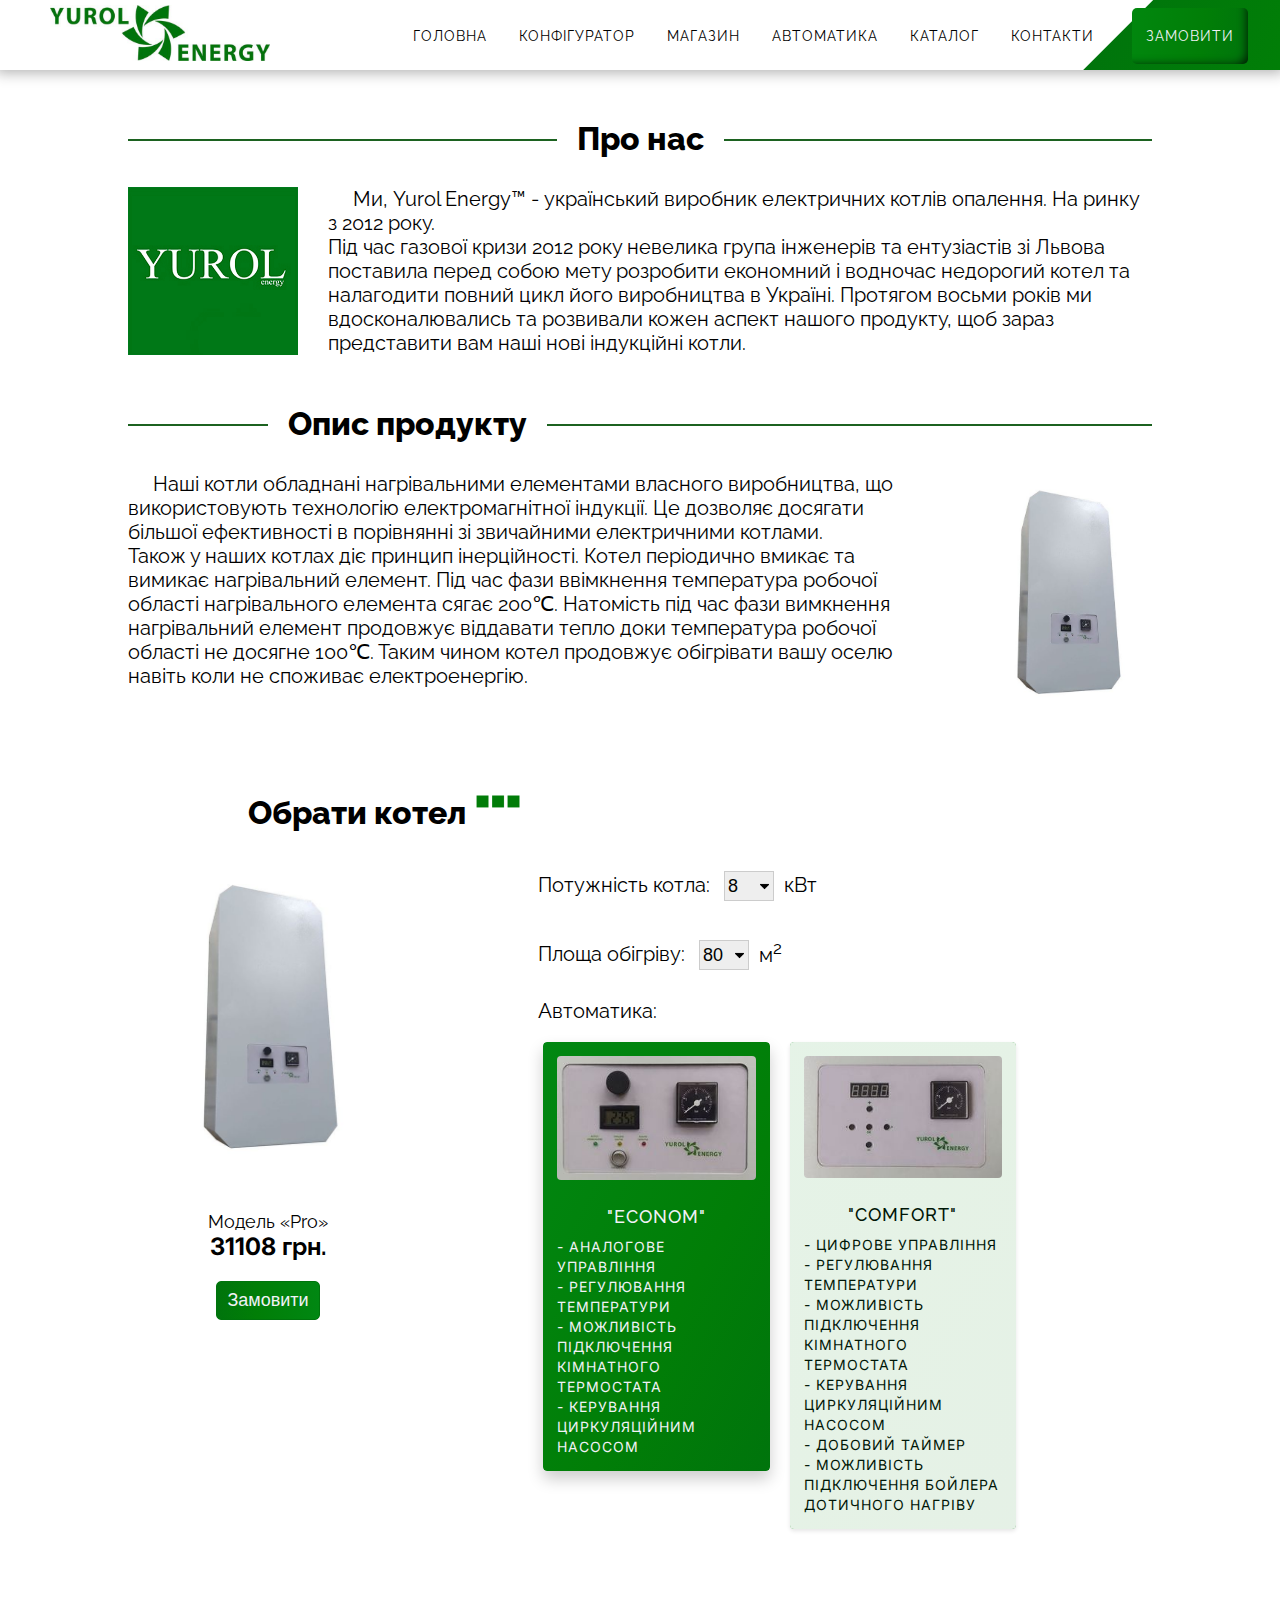
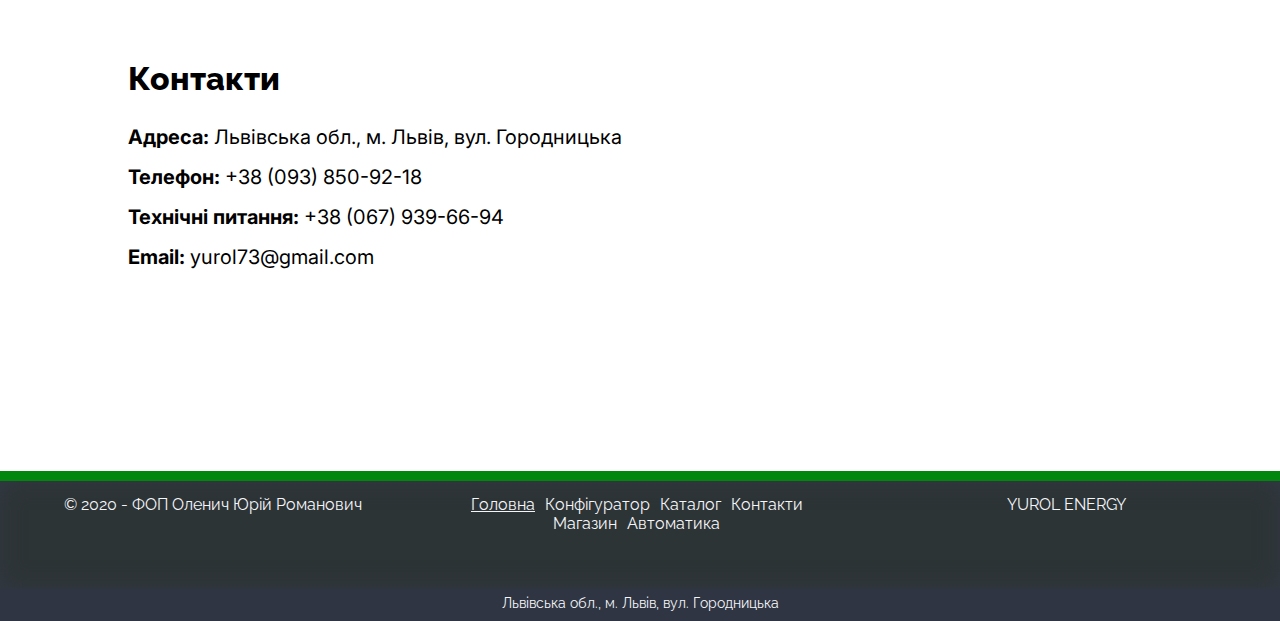
<file: index.html>
<!DOCTYPE html>
<html lang="uk">

<head>
	<meta charset="UTF-8">
	<meta name="description" content="Сайт Львівської компанії що виробляє електричні котли">
	<meta name="viewport" content="width=device-width, initial-scale=1">
	<title>Yurol Energy - Головна</title>

	<!-- styles -->
	<link rel="stylesheet" href="css/style.css">
	<!-- font awesome -->
	<link rel="stylesheet" href="https://cdnjs.cloudflare.com/ajax/libs/font-awesome/4.7.0/css/font-awesome.min.css">
	<!-- jQuery -->
	<script src="https://code.jquery.com/jquery-3.5.1.min.js"
		integrity="sha256-9/aliU8dGd2tb6OSsuzixeV4y/faTqgFtohetphbbj0=" crossorigin="anonymous"></script>
</head>

<body>

	<div class="loader-wrapper"><img src="img/icons/config-anim-green.gif" alt="" class="loader"></div>

	<header>
		<nav>
			<div class="nav-fixedWidth">
				<div class="logo-and-trigger">
					<div class="logo">
						<a href="index.html"><img src="img/YurolEnergy-Logo.png" class="logo-img" alt="logo"></a>
					</div>
					<div class="make-order"><a href="#config">Замовити</a></div>
					<div class="trigger">
						<span></span>
						<span></span>
						<span></span>
						<span></span>
					</div>
				</div>
				<div class="green-rect"></div>
				<ul class="main-nav">
					<li><a href="#home">Головна</a></li>
					<li><a href="#config">Конфігуратор</a></li>
					<li><a href="pages/sorry.html">Магазин</a></li>
					<li><a href="pages/sorry.html">Автоматика</a></li>
					<li><a href="pages/sorry.html">Каталог</a></li>
					<li><a href="#contacts">Контакти</a></li>
					<li><a href="#config">Замовити</a></li>
				</ul>
				<!-- <div class="lang-menu">
					<div class="current-lang"><img src="img/icons/ukraine.png" alt="Ukraine lang" class="lang-img"></div>
					<ul class="select-lang">
						<li><a href="lang/"><img src="img/icons/ukraine.png" alt="Ukraine lang" class="lang-img"></a></li>
						<li><a href="lang/"><img src="img/icons/united-kingdom.png" alt="English lang" class="lang-img"></a></li>
					</ul>
				</div> -->
			</div>
		</nav>

	</header>
	<div id="home"></div>
	<main>
		
		<section class="about-section">
			<h1 class="title1 about-title">
				<span> Про нас </span>
			</h1>
			<div class="about-par-img">
				<img src="img/YurolEn-logo-green.png" alt="Yurol Energy Logo" class="about-img">
				<p class="about-par"> Ми, Yurol Energy™ - український виробник електричних котлів опалення. На ринку з 2012 року.  
				<br> Під час газової кризи 2012 року невелика група інженерів та ентузіастів зі Львова поставила перед собою мету розробити економний і водночас недорогий котел та налагодити повний цикл його  виробництва в Україні. Протягом восьми років ми вдосконалювались та розвивали кожен аспект нашого продукту, щоб зараз представити вам  наші нові індукційні котли.</p>
				<img src="img/YurolEn-present.jpg" alt="Yurol Energy Logo" class="about-img-mobile">
			</div>
			<h1 class="title1 description-title"><span>Опис продукту</span></h1>
			<div class="description-par-img">
				<p class="description-par"> Наші котли обладнані нагрівальними елементами власного виробництва, що використовують технологію електромагнітної індукції. Це дозволяє досягати більшої ефективності в порівнянні зі звичайними електричними котлами.
				<br>  Також у наших котлах діє принцип інерційності. Котел періодично вмикає та вимикає нагрівальний елемент. Під час фази ввімкнення температура робочої області нагрівального елемента сягає 200℃. Натомість під час фази вимкнення нагрівальний елемент продовжує віддавати тепло доки температура робочої області не досягне 100℃.
				Таким чином котел продовжує обігрівати вашу оселю навіть коли не споживає електроенергію.</p>
				<img src="img/automatics/boiler-econom.jpg" alt="Boiler Image" class="description-img">
			</div>
			<span id="config"></span>
		</section>
	<form>
		<section class="config">
			<h1 class="title1 config-title1">Обрати котел <img src="img/icons/config-anim-green.gif" alt="config-gif" width="50"></h1>
			
			<div class="config-grid">
				<div class="config-img"></div>
				<div class="config-price-order main-order">
					<span class="config-quotes">Модель &#171;<span class="configuration"></span>&#187;</span> <br>
					<span class="price price-config"></span><span class="currency"> грн.</span>
					<br>
					<button class="order accordion">Замовити</button>
				</div>
				<div class="config-props">
					<div name="boiler-properties">
						<label class="property-label" for="powerSelect">Потужність котла:</label>
						<select class="property-select" id="powerSelect">
							<!-- <option value="1">3</option> -->
							<!-- <option value="2">5</option> -->
							<option value="1">8</option>
							<option value="2">10</option>
							<option value="3">12</option>
							<option value="4">15</option>
							<option value="5">18</option>
							<option value="6">21</option>
							<option value="7">24</option>
							<option value="8">28</option>
							<option value="9">30</option>
						</select>
						<input id="power_text" type="hidden" name="power_text" value="" />
						<span class="units">кВт</span>
						<br><br>

						<label class="property-label" for="squareSelect">Площа обігріву:</label>
						<select class="property-select" id="squareSelect">
							<!-- <option value="1">30</option> -->
							<!-- <option value="2">50</option> -->
							<option value="1">80</option>
							<option value="2">100</option>
							<option value="3">120</option>
							<option value="4">150</option>
							<option value="5">180</option>
							<option value="6">210</option>
							<option value="7">240</option>
							<option value="8">280</option>
							<option value="9">300</option>
						</select>
						<span class="units">м<sup>2</sup></span>
						<br><br>
						<!-- automatics -->
						<label class="property-label" for="power">Автоматика:</label>
						<br><br>
						<div class="automatics__wrapper">
							<input class="automatics-input" type="radio" value="Економ" name="automatics" id="econom" checked>
							<label class="for-automatics-input" for="econom">
								<img class="automatics-img" src="img/automatics/econom.jpg" alt="">
								<h4 class="automatics-name">"Econom"</h4>
								<ul>
									<li>- аналогове управління</li>
									<li>- регулювання температури </li>
									<li>- можливість підключення кімнатного термостата</li>
									<li>- керування циркуляційним насосом</li>
								</ul>
							</label>
							<input class="automatics-input" type="radio" value="Комфорт" name="automatics" id="comfort">
							<label class="for-automatics-input" for="comfort">
								<img class="automatics-img" src="img/automatics/comfort.jpg" alt="">
								<h4 class="automatics-name">"Comfort"</h4>
								<ul>
									<li>- цифрове управління</li>
									<li>- регулювання температури  </li>
									<li>- можливість підключення кімнатного термостата</li>
									<li>- керування циркуляційним насосом</li>
									<li>- добовий таймер </li>
									<li>- можливість підключення бойлера дотичного нагріву</li>
								</ul>
							</label>
						</div>
						<br><br>
						<!-- Smooth start system -->
						<!-- <label class="property-label smooth-start-label">
							Система плавного пуску:
							<input class="smooth-start-checkbox" name="smooth_start" type="checkbox">
							<span class="tick"></span>
							<p>Lorem ipsum dolor sit amet, consectetur adipisicing elit. Molestiae, non nisi minima pariatur atque
								corporis quo molestias suscipit facere numquam.</p>
						</label> -->
					</div> <!-- .boiler-properties -->
				</div>
				
			</div>
		</section>

		<div class="order-container panel">
			<h2 class="title2">Щоб замовити котел заповніть форму</h2>
			<i class="fa fa-times close-panel" aria-hidden="true"></i>
			<div class="order-form-img">
				<div class="order-form">
					<label class="order-label" for="name">Ваше ім'я:</label><br>
					<input class="order-input" type="text" id="name" name="user_name" placeholder="Як до вас звертатись" required onkeypress="return /[а-яіїё, a-z]/i.test(event.key)"><br>
					<label class="order-label" for="tel">Телефон:</label><br>
					<input class="order-input" type="tel" id="tel" name="user_phone" placeholder="+38 (068)-000-00-00" required><br>
					<label class="order-label" for="gmail">Ваш E-mail:</label><br>
					<input class="order-input" type="email" id="gmail" name="user_email" placeholder="Ваш E-mail" required><br>
					<label class="order-label" for="adress">Ваш населений пункт:</label><br>
					<input class="order-input" type="text" id="adress" name="user_adress" placeholder="Львів" onkeypress="return /[а-яіїё, a-z]/i.test(event.key)" required><br>
					<label class="order-label" for="nposhta">Найближче відділення нової пошти:</label><br>
					<input class="order-input" type="text" id="nposhta" name="user_nposhta" placeholder="45" onkeypress="return /[0-9]/i.test(event.key)" required><br>
					<label class="order-label" for="user_message">Ваше питання:</label><br>
					<textarea class="order-input" style="min-height:164px" id="user_message" name="user_message"
						placeholder="Ваше питання"></textarea><br><br>
					<button type="submit" name="submit" class="approve-order">Підтвердити</button>
				</div>
				<div class="config">
					<div class="config-img"></div>
					<div class="config-price-order">
						<span class="config-quotes">Модель &#171;<span class="configuration"></span>&#187;</span> <br>
						<span class="price price-order"></span><span class="currency"> грн.</span>
					</div>
				</div>
			</div>
		</div>
			</div>

	</form>
				


		<section class="contacts" id="contacts">
			<div class="contacts-info">
				<h2 class="title1">Контакти</h2>
				<div class="contacts-map-par-wrapper">
					<p class="contacts-par">
						<b>Адреса: </b>Львівська&nbsp;обл., м.&nbsp;Львів, вул.&nbsp;Городницька <br>
						<b>Телефон:</b> +38&nbsp;(093)&nbsp;850-92-18 <br>
						<b>Технічні питання:</b> +38&nbsp;(067)&nbsp;939-66-94 <br>
						<b>Email:</b> yurol73@gmail.com
					</p>
					<div class="contacts-map">
						<div style="width: 100%"><iframe width="100%" height="300" frameborder="0" scrolling="no" marginheight="0"
								marginwidth="0"
								src="https://maps.google.com/maps?width=100%25&amp;height=300&amp;hl=en&amp;q=%D0%B2%D1%83%D0%BB%D0%B8%D1%86%D1%8F%20%D0%93%D0%BE%D1%80%D0%BE%D0%B4%D0%BD%D0%B8%D1%86%D1%8C%D0%BA%D0%B0%20,%20%D0%9B%D1%8C%D0%B2%D1%96%D0%B2,%20%D0%9B%D1%8C%D0%B2%D1%96%D0%B2%D1%81%D1%8C%D0%BA%D0%B0%20%D0%BE%D0%B1%D0%BB%D0%B0%D1%81%D1%82%D1%8C,%2079000+(Yurol%20Energy)&amp;t=&amp;z=16&amp;ie=UTF8&amp;iwloc=B&amp;output=embed"></iframe>
						</div>
					</div>
				</div>
			</div>
		</section>
	</main>

	<footer>
		<div class="top-side-footer">
			<p class="footer-p1">© 2020 - ФОП Оленич Юрій Романович</p>
			<ul class="footer-ul">
				<li class="footer-list-item"><a href="#home" class="footer-active">Головна</a></li>
				<li class="footer-list-item"><a href="#config">Конфігуратор</a></li>
				<li class="footer-list-item"><a href="#pdf">Каталог</a></li>
				<li class="footer-list-item"><a href="#contacts">Контакти</a></li>
				<br>
				<li class="footer-list-item"><a href="pages/shop.html">Магазин</a></li>
				<li class="footer-list-item"><a href="pages/automatics.html">Автоматика</a></li>
			</ul>
			<p class="footer-p2">YUROL ENERGY</p>
		</div>
		<div class="bottom-side-footer">
			<div class="footer-p">Львівська&nbsp;обл., м.&nbsp;Львів, вул.&nbsp;Городницька</div>
		</div>
	</footer>
	
	<div class="thank-you-modal__wrapper">
		<div class="thank-you-modal">
			<i class="fa fa-times" aria-hidden="true"></i>
			<h3>Дякуємо за Ваше замовлення</h3>
			<p>Ваша заявка опрацьовується! <br>Ми з Вами зв'яжемось найближчим часом.</p>
		</div>
	</div>

	<!-- Scripts -->
	<script src="js/script.js"></script>
	<script src="js/libs/jquery.maskedinput.min.js"></script>
	<script>
		$(document).ready(function(){
			$("#tel").mask("+38 (999) 999-99-99");

			//E-mail Ajax Send
			$("form").submit(function(e) { // Событие отправки с формы
				e.preventDefault();
	      var form_data = $(this).serialize(); // Собираем данные из полей
	      $.ajax({
	        type: "POST", // Метод отправки
					url: "mail.php", // Путь к PHP обработчику sendform.php
					async: false,
	        data: form_data,
	        // success: function(data) {
					// 	if(success){
					// 		alert("Ваша заявка прийнята і обробляється!");
					// 		// $(".thank-you-modal__wrapper").addClass("show-modal");
					// 		// setTimeout(function(){
					// 		// 	location.reload();
					// 		// }, 3000)
					// 	}
					// }
					
	      });
    		
	    });
			
		})
	</script>
</body>

</html>
</file>
<file: css/style.css>
/* Fonts */
@import url('https://fonts.googleapis.com/css2?family=Playfair+Display:wght@400;500;600;800&family=Raleway:wght@300;400;500;600;700&family=Inter:wght@400;600&display=swap');

html {
  scroll-behavior: smooth;
}

body{
  font-family: 'Raleway', sans-serif;
  overflow-x: hidden;
  display: flex;
  flex-direction: column;
}
*{
  margin: 0;
  padding: 0;
}
li{
  list-style: none;
}
a{
  text-decoration: none;
}

.loader-wrapper{
  width: 100vw;
  height: 100vh;
  position: fixed;
  top: 0;
  left: 0;
  display: flex;
  justify-content: center;
  align-items: center;
  background: #f1f1f1;
  z-index: 1000;
}
.loader{
  width: 70px;
}

/* Scrollbar styling */
/* width */ 
/* ::-webkit-scrollbar {
  width: 12px;
} */
/* Track */
/* ::-webkit-scrollbar-track {
  box-shadow: inset 0 0 5px grey;  
} */
/* Handle */
/* ::-webkit-scrollbar-thumb {
  background: #0F8D1B; 
  border-radius: 10px;
  box-shadow: inset 0 0 5px #000; 
} */
/* Handle on hover */
/* ::-webkit-scrollbar-thumb:hover {
  background: #197F23;  
} */


header{
  position: fixed;
  width: 100%;
  box-shadow: 0px -1px 13px 4px rgba(0,0,0,0.3);
  z-index: 100;
}
header nav {
  height: auto;
  position: relative;
  overflow: hidden;
  background: #fff;
  z-index: 1;
}

.nav-fixedWidth {
  height: inherit;
  min-height: 70px;
  width: 95%;
  margin: 0 auto;
  display: flex;
  align-items: center;
  justify-content: space-between;
  z-index: 3;
}

.logo {
  margin-left: 18px;
} 
.logo-img{
  width: 220px;
}

.trigger {
  width: 50px;
  height: 35px;
  position: relative;
  margin: 14px 20px;
  -webkit-transform: rotate(0deg);
  -moz-transform: rotate(0deg);
  -o-transform: rotate(0deg);
  transform: rotate(0deg);
  -webkit-transition: .5s ease-in-out;
  -moz-transition: .5s ease-in-out;
  -o-transition: .5s ease-in-out;
  transition: .5s ease-in-out;
  cursor: pointer;
  display: none;
  z-index: 10;
}
.trigger span{
  display: block;
  position: absolute;
  height: 6px;
  width: 100%;
  background: #01870E;
  border-radius: 9px;
  opacity: 1;
  left: 0;
  -webkit-transform: rotate(0deg);
  -moz-transform: rotate(0deg);
  -o-transform: rotate(0deg);
  transform: rotate(0deg);
  -webkit-transition: .25s ease-in-out;
  -moz-transition: .25s ease-in-out;
  -o-transition: .25s ease-in-out;
  transition: .25s ease-in-out;
}
.trigger span:nth-child(1) {
  top: 0px;
}

.trigger span:nth-child(2), .trigger span:nth-child(3) {
  top: 14px;
}

.trigger span:nth-child(4) {
  top: 28px;
}

.trigger.open span:nth-child(1) {
  top: 18px;
  width: 0%;
  left: 50%;
}

.trigger.open span:nth-child(2) {
  -webkit-transform: rotate(45deg);
  -moz-transform: rotate(45deg);
  -o-transform: rotate(45deg);
  transform: rotate(45deg);
}

.trigger.open span:nth-child(3) {
  -webkit-transform: rotate(-45deg);
  -moz-transform: rotate(-45deg);
  -o-transform: rotate(-45deg);
  transform: rotate(-45deg);
}

.trigger.open span:nth-child(4) {
  top: 18px;
  width: 0%;
  left: 50%;
}



.make-order{
  display: none;
  color: #f1f2f6;
  cursor: pointer;
  text-align: center;
  letter-spacing: 1px;
  z-index: 10;
  /* margin-right: -20%; */
  
}
.make-order a{
  width: 95px;
  font-size: 14px;
  padding: 20px;
  text-decoration: none;
  text-transform: uppercase; 
  transition: all 0.3s ease-in-out;
  color: #f1f2f6;
  background: rgb(0,116,12);
  background: linear-gradient(278deg, rgba(0,116,12,1) 0%, rgba(1,126,7,1) 39%, rgba(1,135,14,1) 100%);
  border-radius: 5px;
  box-shadow: inset -9px -7px 10px -8px rgba(0,0,0,0.75);
  transition: 0.4s;
}
.make-order:hover a{
  border-radius: 10px;
}


.green-rect{
  width: 300px;
  height: 400px;
  background: rgb(0,116,12);
  background: linear-gradient(156deg, rgba(0,116,12,1) 0%, rgba(1,126,7,1) 39%, rgba(1,135,14,1) 100%);
  position: absolute;
}
.green-rect{
  z-index: 2;
  right: -186px;
  top: -80px;
  transform: rotateZ(-45deg);
}
.main-nav {
  /* flex-grow: 1;
  display: flex;
  justify-content: flex-end;
  padding-right: 14px; */
  z-index: 4;
  list-style-type: none;
  overflow: hidden;
  background-color: inherit;
  transition: max-height .2s ease;
}
.main-nav a{
  width: 100%;
  border-radius: 5px;
  font-size: 14px;
  padding: 20px 14px;
  color: #000;
  text-decoration: none;
  text-transform: uppercase; 
  transition: all 0.3s ease-in-out;
}

.main-nav li:nth-child(7) a{
  color: #f1f2f6;
  background: rgb(0,116,12);
  background: linear-gradient(278deg, rgba(0,116,12,1) 0%, rgba(1,126,7,1) 39%, rgba(1,135,14,1) 100%);
  border-radius: 5px;
  box-shadow: inset -9px -7px 10px -8px rgba(0,0,0,0.75);
}


.main-nav li {
  display: inline-block;
  color: #f1f2f6;
  padding: 20px 0;
  cursor: pointer;
  text-align: center;
  letter-spacing: 1px;
}
.main-nav li:nth-child(6) {
  margin-right: 20px;
  padding-right: 0;
}
.main-nav li:nth-child(7):hover a{
  background: rgb(0,116,12);
  background: linear-gradient(223deg, rgba(0,116,12,1) 0%, rgba(1,126,7,1) 39%, rgba(1,135,14,1) 100%);
  border-radius: 10px;
  box-shadow: none;
  box-shadow: inset -12px -10px 11px -8px rgba(0,0,0,0.75);
}
.main-nav li:hover a{
  background: #F6F6F6;
  box-shadow: inset 0px 0px 5px 5px rgba(189,195,199,0.5);
}


/* ======= Main ======= */

main{
  width: 80%;
  margin: 0 auto;
  padding-top: 120px;

}
.title1{
  font-size: 32px;
  font-weight: 800;
}

.about-par-img, .description-par-img{
  margin-top: 30px;
  display: flex;
  justify-content: space-between;
}
.about-title{
  overflow: hidden;
  text-align: center;
}

.title1 > span{
  position: relative;
  display: inline-block;
}
.title1 > span:before, .title1 > span:after{
  content: '';
  position: absolute;
  top: 50%;
  border-bottom: 2px solid #1C6220;
  width: 100vw;
  margin: 0 20px;
}
.title1 > span:before{
  right: 100%;
}
.title1 > span:after{
  left: 100%;
}

.about-par{
  margin-left: 30px;
  text-indent: 25px;
}
.about-img{
  width: 170px;
}
.about-img-mobile{
  display: none;
}
.about-par, .description-par{
  font-size: 20px;
  text-indent: 25px;
}

.description-title{
  overflow: hidden;
  margin-top: 50px;
}
.description-title > span{
  margin-left: 160px;
}


.description-par{
  margin-right: 50px;
}
.description-img{
  min-width: 170px;
  width: 200px;
}

.config{
  margin-top: 50px;
}
.config-title1{
  margin-left: 120px;
}
.config-grid{
  display: grid;
  grid-template-rows: 350px;
  grid-template-areas: "boiler-img boiler-props"
                       "boiler-price boiler-props";
  padding: 30px;
}
.config-img{
  grid-area: boiler-img;
  background-image: url(../img/automatics/boiler-econom.jpg);
  background-repeat: no-repeat;
  width: 220px;
  height: 300px;
  -webkit-background-size: 100%;
  background-size: 100%;
}
.config-price-order{
  text-align: center;
}
.main-order{
  /* display: inline-block; */
  grid-area: boiler-price;
}
.config-quotes{
  font-size: 18px;
}
.price,
.currency{
  font-size: 24px;
  font-weight: 700;
  text-align: center;
}
.price{
  font-family: 'Inter', sans-serif;
}
.order{
  background: rgb(0,116,12);
  background: linear-gradient(90deg, rgba(0,116,12,1) 0%, rgba(1,126,7,1) 39%, rgba(1,135,18,1) 100%);
  color: #f1f2f6;
  margin-top: 20px;
  padding: 8px 10px;
  font-size: 18px;
  transition: 0.8s;
  border: 1px solid rgb(0,116,12);
  cursor: pointer;
  border-radius: 5px;
}

.order:hover{
  background: linear-gradient(90deg, rgba(1,135,18,1) 0%, rgba(1,126,7,1) 39%, rgba(0,116,12,1) 100%);
}

.active, .accordion:hover {
  background-color: #3498db; 
}
.panel {
  padding: 0 18px;
  display: none; /* ==================================================== */
  background-color: white;
  overflow: hidden;
}
.panel .title2{
  width: 90%;
}
.panel i{
  position: absolute;
  right: 10px;
  top: 6px;
  font-size: 26px;
  cursor: pointer;
  transition: 0.4s;
}
.panel i:hover{
  transform: rotateZ(-90deg);
}
.title2{
  font-size: 28px;
  margin-bottom: 30px;
}
.order-container{
  width: 100%;
  position: relative;
  margin-top: 50px;
}
.order-form-img{
  display: grid;
  grid-template-rows: 1fr;
  grid-template-columns: 50%;
  grid-template-areas: "form image"
                       "approve image";

}
.order-form-img .config-img, .order-form-img .config-price-order{
  margin-top: 40px;
  text-align: center;
}

.order-form-img .config-img{
  grid-area: image;
  margin: 0 auto;
}
.order-form{
  width: 100%;
  grid-area: form;
}
.approve-order{
  grid-area: approve;
  cursor: pointer;
  width: 40%;
  margin: 0 auto; 
}
.order-label{
  font-size: 20px;
  font-weight: 200;
  margin-right: 20px;
}
.order-input{
  width: 100%;
  padding: 20px;
  border: 1px solid #ccc;
  border-radius: 4px;
  box-sizing: border-box;
  margin: 4px 0 22px 0;
  resize: vertical;
  font-family: 'Roboto', sans-serif;
  font-size: 18px;
}
.approve-order{
  border: none;
  border-radius: 5px;
  background: rgb(0,116,12);
  background: linear-gradient(90deg, rgba(0,116,12,1) 0%, rgba(1,126,7,1) 39%, rgba(1,135,18,1) 100%);
  color: #f1f2f6;
  margin-top: 0px;
  padding: 8px 10px;
  font-size: 18px;
  transition: 0.6s;
}


.approve-order:hover{
  background: linear-gradient(90deg, rgba(1,135,18,1) 0%, rgba(1,126,7,1) 39%, rgba(0,116,12,1) 100%);
}

.config-props{
  grid-area: boiler-props;
  margin-left: 160px;
}
.property-label, output, .units{
  display: inline-block;
  font-size: 20px;
}

.property-label{
  position: relative;
}

.property-select {
  margin: 10px 6px 10px 10px;
  width: 50px;
  padding: 2px 3px;
  font-size: 18px;
  font-weight: 400;
  cursor: pointer;
  border: 1px solid #CCC;
  outline: #ccc;
  height: 30px;
  -webkit-appearance: none;
  -moz-appearance: none;
  appearance: none;
  background: url(../img/icons/caret-down.png) 90% / 18% no-repeat #EEE;
}

  .automatics__wrapper{
    display: flex;
    align-items: stretch;
    height: 500px;
  }

.automatics-input:checked,
.automatics-input:not(:checked){
	position: absolute;
	left: -9999px;
	width: 0;
	height: 0;
	visibility: hidden;
}

.automatics-input:checked + label,
.automatics-input:not(:checked) + label{
  position: relative;
  align-self: flex-start;
	display: inline-block;
	padding: 14px;
  width: 34%;
  /* min-height: 35vh; */
	font-size: 14px;
	line-height: 20px;
	letter-spacing: 1px;
	margin: 0 auto;
	margin-left: 5px;
	margin-right: 15px;
	margin-bottom: 10px;
	text-align: center;
	border-radius: 4px;
	overflow: hidden;
	cursor: pointer;
	text-transform: uppercase;
	color: #f1f2f6;
	-webkit-transition: all 300ms linear;
	transition: all 300ms linear; 
}

.automatics-input:not(:checked) + label{
	background-color: #fff;
	box-shadow: 0 2px 4px 0 rgba(0, 0, 0, 0.1);
}
.automatics-input:checked + label{
	background-color: transparent;
	box-shadow: 0 8px 16px 0 rgba(0, 0, 0, 0.2);
}
.automatics-input:not(:checked) + label:hover{
	box-shadow: 0 8px 16px 0 rgba(0, 0, 0, 0.2);
}
.automatics-input:checked + label::before,
.automatics-input:not(:checked) + label::before{
	position: absolute;
	content: '';
	top: 0;
	left: 0;
	width: 100%;
	height: 100%;
	border-radius: 4px;
	background-image: linear-gradient(298deg,rgba(0,116,12,1) 0%, rgba(1,126,7,1) 39%, rgba(1,135,18,1) 100%);
	z-index: -1;
}
.automatics-input:not(:checked) + label{
	background-image: linear-gradient(298deg,rgba(0,116,12,0.1) 0%, rgba(1,126,7,0.1) 39%, rgba(1,135,18,0.1) 100%);
	color: #001607;
	box-shadow: 0 1x 4px 0 rgba(0, 0, 0, 0.05);
}

.automatics-img{
  width: 100%;
  margin-bottom: 12px;
  border-radius: 4px;
}
.for-automatics-input ul li{
  font-size: 14px;
  font-family: 'Inter', sans-serif;
  font-weight: 400;
  text-align: left;
}
.for-automatics-input h4{
  font-size: 18px;
  font-weight: 500;
  text-align: center; 
  margin: 10px 0;
}

.smooth-start-label{
  /*width: 200px;*/
  position: relative;
  cursor: pointer;  
  user-select: none;
}
.smooth-start-label p{
  font-size: 16px;
  margin: 10px;
}


/* Hide the browser's default checkbox */
.smooth-start-label input {
  position: absolute;
  opacity: 0;
  cursor: pointer;
  height: 0;
  width: 0;
}

/* Create a custom tick */
.tick {
  position: absolute;
  top: 0;
  left: 250px;
  height: 25px;
  width: 25px;
  background-color: #eee;
}

/* On mouse-over, add a grey background color */
.smooth-start-label:hover input ~ .tick {
  background-color: #ccc;
}

/* When the checkbox is checked, add a green background */
.smooth-start-label input:checked ~ .tick {
  background-color: rgba(0, 116, 12, 0.8);
}

/* Create the tick/indicator (hidden when not checked) */
.tick:after {
  content: "";
  position: absolute;
  display: none;
}

/* Show the tick when checked */
.smooth-start-label input:checked ~ .tick:after {
  display: block;
}

/* Style the tick/indicator */
.smooth-start-label .tick:after {
  left: 8px;
  top: 5px;
  width: 5px;
  height: 10px;
  border: solid #f1f2f6;
  border-width: 0 3px 3px 0;
  -webkit-transform: rotate(45deg);
  -ms-transform: rotate(45deg);
  transform: rotate(45deg);
}


/* Contacts section */
.contacts{
  margin-top: 50px;  
}

.contacts-map-par-wrapper{
  margin-top: 20px;
  width: 100%;
  display: grid;
  grid-template-rows: 1fr;
  grid-template-columns: 50%;
  grid-gap: 10px;
  grid-template-areas: "contacts-par contacts-map";
}

.contacts-par, .contacts-map{
  width: 100%;
}

.contacts-par{
  grid-area: contacts-par;
  font-size: 20px;
  font-family: 'Inter', sans-serif;
  line-height: 40px;
}
.contacts-map{
  grid-area: contacts-map;
}


/* ====== Footer ======= */


footer{
  width: 100%;
  height: 100px;
  margin-top: 50px;
}
.top-side-footer{
  width: 100%;
  min-height: 80px;
  border-top: 10px solid #01870E;
  padding: 14px 0;
  background: #2d3436;
  color: #f5f6fa;
  text-align: center;
  box-shadow: inset 0px 0px 25px 0px rgba(53,59,72,0.7);
  display: grid;
  grid-template-columns: 1fr 1fr 1fr;
  grid-template-areas: 'footer-p1 footer-ul footer-p2';
}

.bottom-side-footer{
  /* width: 100%; */
  min-height: 20px;
  padding: 6px;
  background: #2f3542;
}

.footer-p1{
  grid-area: footer-p1;
}
.footer-p2{
  grid-area: footer-p2;
}
.footer-ul{
  grid-area: footer-ul;
  text-align: center;
}

.footer-list-item{
  display: inline-block;
  margin-right: 6px;
}
.footer-list-item a{
  color: #f5f6fa;
  transition: 0.4s;
}
.footer-list-item a:hover{
  text-decoration: underline;
}
.footer-list-item a.footer-active{
  text-decoration: underline;
}

.footer-p{
  color: #f5f6fa;
  text-align: center;
  font-size: 14px;
}


/* ====== Shop ====== */

.shop-main{
  margin-bottom: 200px;
}

.shop-title{
  margin-bottom: 20px;
  margin-left: 110px;
}
.shop-content-wrapper{
  display: grid;
  grid-template-columns: 30% 68%;
  grid-gap: 30px;
}
.side-filter{
  width: 100%;
  height: 600px;
  box-shadow: 0px 0px 5px 0px rgba(221,221,221,1);
  border-radius: 5px;
  padding: 8px;
}
.shop-accordion__title{
  background: #ddd;
  padding: 10px;
  display: flex;
  cursor: pointer;
}
.shop-accordion__title i{
  margin-top: 4px;
  margin-left: 10px;
}
.shop-accordion__items{
  background: #EBEBEB;
  padding: 8px;
}
.shop-accordion__items p{
  margin-bottom: 8px;
  padding-bottom: 4px;
  font-size: 18px;
  cursor: pointer;
}
.shop-accordion__items p:after {
  display:block;
  content: '';
  border-bottom: solid 3px #019fb6;  
  transform: scaleX(0);  
  transition: transform 250ms ease-in-out;
}
.shop-accordion__items p:hover:after { transform: scaleX(1); transform-origin:  0% 50%; }

.assortment{
  width: 100%;
  height: auto;
  
  display: grid;
  grid-template-columns: 30% 30% 30%;
  grid-gap: 3%;
}
.shop-component{
  width: 100%;
  height: 300px;
  border-radius: 5px;
  padding: 10px 0;
  box-shadow: 0px 0px 6px 0px rgba(50, 50, 50, 0.2);
  display: flex;
  flex-direction: column;
  align-items: center;
}
.shop-component__img{
  width: 90%;
  height: 220px;
  margin-bottom: 16px;
}
.shop-component__boiler-order{
  display: flex;
  justify-content: space-between;
  width: 90%;
  margin-top: 24px;
}
.shop-component__boiler-order a{
  font-size: 14px;
}



/* ====== Order hover animation ====== */
.shop-component__link:after{
  content: '';
  background: #2980b9;
  width: 0%;
  height: 2px;
  display: block;
  transition: 0.5s;
}
.shop-component__link span{
  cursor: pointer;
  display: inline-block;
  position: relative;
  transition: 0.5s;
}
.shop-component__link {
  color: #3498db !important;
}
.shop-component__link span:after {
  content: '\00bb';
  font-size: 16px;
  padding-bottom: 10px;
  position: absolute;
  opacity: 0;
  top: 0;
  right: -10px;
  transition: 0.5s;
}
.shop-component__link:hover span {
  padding-right: 14px;
  padding-bottom: 10px;
  font-size: 16px;
}
.shop-component__link:hover span:after {
  opacity: 1;
  right: 0;
  padding-bottom: 4px;
}
/* ====== On Prom order button animation ====== */
.order-prom:after{
  content: '';
  background: #2980b9;
  width: 0%;
  height: 2px;
  display: block;
  transition: 0.5s;
}
.order-prom span{
  cursor: pointer;
  display: inline-block;
  position: relative;
  transition: 0.5s;
}
.order-prom {
  color: #3498db !important;
}
.order-prom span:after {
  content: '\00ab';
  font-size: 16px;
  padding-bottom: 10px;
  position: absolute;
  opacity: 0;
  top: 0;
  left: -10px;
  transition: 0.5s;
}
.order-prom:hover span {
  padding-left: 14px;
  padding-bottom: 10px;
  font-size: 16px;
}
.order-prom:hover span:after {
  opacity: 1;
  right: 0;
  padding-bottom: 4px;
  padding-left: 10px;
}

/* ====== Thank You Modal ====== */


.thank-you-modal__wrapper{
  z-index: 100000;
  position: fixed;
  top: 0;
  left: 0;
  width: 100%;
  height: 100%;
  background: rgba(0, 0, 0, 0.8);
  display: none;
  justify-content: center;
  align-items: center;
}
.thank-you-modal{ 
  position: relative;
  width: 30%;
  height: 180px;
  background: #f1f1f1;
  border-radius: 5px;
  padding: 8px 10px;
  display: flex;
  flex-direction: column;
  align-items: center;
  justify-content: center;
}
.thank-you-modal i{
  font-size: 18px;
  position: absolute;
  right: 6px;
  top: 6px;
  cursor: pointer;
  transition: 0.3s;
}
.thank-you-modal i:hover{
  transform: rotateZ(180deg);
}
.thank-you-modal h3{
  text-align: center;
  font-size: 20px;
  margin-bottom: 8px;
}
.thank-you-modal p{
  text-align: center;
}
.show-modal{
  display: flex;
}

/* ====== Media ====== */




@media screen and (max-width: 1210px) {
  .nav-fixedWidth
  {
    margin-right: 30px;
    width: 98%;
  }
  .logo-img{
    width: 190px;
  }
  .green-rect{
    right: -230px;
  }
}
@media screen and (max-width: 1092px){
  .main-nav a{
    padding: 16px 10px; 
    font-size: 13px;
  }
  .about-par-img{
    flex-direction: column;
  }
  .about-img{
    display: none;
  }
  .about-img-mobile{
    display: block;
    width: 90%;
    margin: 0 auto;
    margin-top: 20px;
  }
  .automatics__wrapper{
    height: 380px;
  }

  .automatics-input:checked + label,
  .automatics-input:not(:checked) + label{
    font-size: 12px;
    line-height: normal;
    text-transform: unset;
    letter-spacing: normal;
    text-align: left;
  }
}
@media screen and (max-width: 1000px) {
  .config-title1{
    margin-left: 0px;
    /* text-align: center; */
  }
  .config-grid{
    grid-template-rows: 1fr;
    grid-gap: 20px;
    grid-template-areas: "boiler-props boiler-props"
                         "boiler-img boiler-price";
  }
  .automatics-input:checked + label,
  .automatics-input:not(:checked) + label{
    font-size: 14px;
    line-height: 20px;
    letter-spacing: 1px;
    text-align: center;
  }
  .config-props{
    margin-left: 0;
  }
  .config-price-order{
    text-align: left;
    margin-top: 120px;
  }
  .config-img{
    margin: 0 auto;
  }

  /* ===== Shop ===== */

  .shop-main{
    margin-bottom: 300px;
  }
  .assortment{
    grid-template-columns: 48% 48%;
    grid-gap: 3%;
  }
  
}
@media screen and (max-width: 1000px) {
  .main-nav a{
    font-size: 12px;
    padding: 18px 8px;
  }
  .main-nav li:nth-child(6) {
    margin-right: 0;
    padding-right: 0;
  }
  .thank-you-modal{
    width: 50%;
  }
}
@media screen and (max-width: 920px) {
  .main-nav li:nth-child(7) {
    display: none;
  }
  .green-rect{
    display: none;
  }
}
@media screen and (max-width: 816px) {
  .nav-fixedWidth {
    justify-content: flex-start;
    flex-direction: column;
    align-items: flex-start;
    width: 100%;
  }
  .about-title{
    text-align: right;
  }
  .about-title > span{
    margin-right: 80px;
  }
  .description-title{
    text-align: left;
  }
  .description-title > span {
    margin-left: 40px;
  }
  .trigger {
    display: block;
  }
  .make-order{
    flex-basis: 62%;
    display: flex;
    justify-content: flex-end;
  }
  .logo-and-trigger {
    margin: 0 auto;
    align-items: center;
    display: flex;
    width: 100%;
    justify-content:space-between;
  }
  
  .main-nav {
    width: 100%;
    max-height: 0;
  }
    
  .main-nav li{
    display: block;
    padding: 0;
    box-sizing: border-box;
    margin: 0;
  }
  .main-nav a{
    font-size: 13px;
    display: inline-block;
    width: 100%;
    border-radius: 0;
  }
  .show {
    max-height: 100vh;
  }

  .automatics__wrapper{
    height: 460px;
  }
}
@media screen and (max-width: 768px) {

  .description-par-img{
    flex-direction: column;
  }
  .description-par{
    margin-right: 0;
  }
  .about-par{
    margin-left: 0;
  }
  .description-img{
    width: 38%;
    margin: 0 auto;
    margin-top: 20px;
  }
  .contacts-map-par-wrapper{
    grid-template-columns: 100%;
    grid-gap: 20px;
    grid-template-areas: "contacts-par"
                         "contacts-map";
  }

  /* ===== Shop ===== */

  .shop-content-wrapper{
    grid-template-columns: 100%;
  }
  .side-filter{
    height: auto;
  }
}
@media screen and (max-width: 600px) {
  main{
    width: 90%;
  }
  .trigger{
    margin-right: 10px;
  }
  .automatics-input:checked + label, 
  .automatics-input:not(:checked) + label{
    width: 38%;
  }
  .panel{
    padding: 0;
  }
}
@media screen and (max-width: 582px) {
  .about-title > span{
    margin-right: 0;
  }
  .about-title, .description-title{
    text-align: center;
  }
  .description-title > span{
    margin-left: 0;
  }
  .make-order {
    margin-right: 0;
  }
  .config-grid{
    padding: 30px 12px;
  }
  .config-img{
    width: 190px;
  }
  .order-form-img .config-price-order{
    margin-top: 20px;
  }
  .order-form-img{
    grid-template-columns: 100%;
    grid-template-areas: "form"
                         "image"
                         "approve";
  }
  .approve-order{
    margin-top: 20px;
  }
}
@media screen and (max-width: 500px){
  .thank-you-modal{
    width: 80%;
  }
  .title1{
    font-size: 30px;
  }
  .title2{
    font-size: 26px;
  }
  .about-par, 
  .description-par, 
  .contacts-par
  {
    font-size: 18px;
  }

  .automatics-input:checked + label, .automatics-input:not(:checked) + label {
    font-size: 16px !important;
    line-height: normal;
    letter-spacing: normal;
    text-align: left;
    width: 88%;
  }

  .make-order a{
    padding: 16px 14px;
  }
}
@media screen and (max-width: 440px){
  .logo-img{
    width: 140px;
  }

  /* ===== Shop ===== */

  .assortment{
    justify-content: center;
    grid-template-columns: 80%;
    grid-gap: 1%;
  }
}
@media screen and (max-width: 420px){
  .config-grid {
    grid-template-areas:
        "boiler-props"
        "boiler-img"
        "boiler-price";
  }
  .config-price-order {
    text-align: center;
    margin-top: 0px;
  }
}
@media screen and (max-width: 380px){
  .make-order{
    display: none;
  }
  .trigger{
    width: 34px;
    margin: 18px 20px;
  }
  .trigger span:nth-child(1){
    top: 2px;
  }
  .trigger span:nth-child(2),
  .trigger span:nth-child(3){
    top: 12px;
  }
  .trigger span:nth-child(4){
    top: 22px;
  }

  .main-nav li:nth-child(7){
    display: block;
    margin-bottom: 10px;
    text-align: center;
  }
  .main-nav li:nth-child(7) a{
    border-radius: 0;
  }
}
@media screen and (max-width: 340px){
  .logo-img{
    width: 120px;
  }
  .property-label{
    font-size: 18px;
  }
  .approve-order{
    width: 44%;
  }
}
</file>
